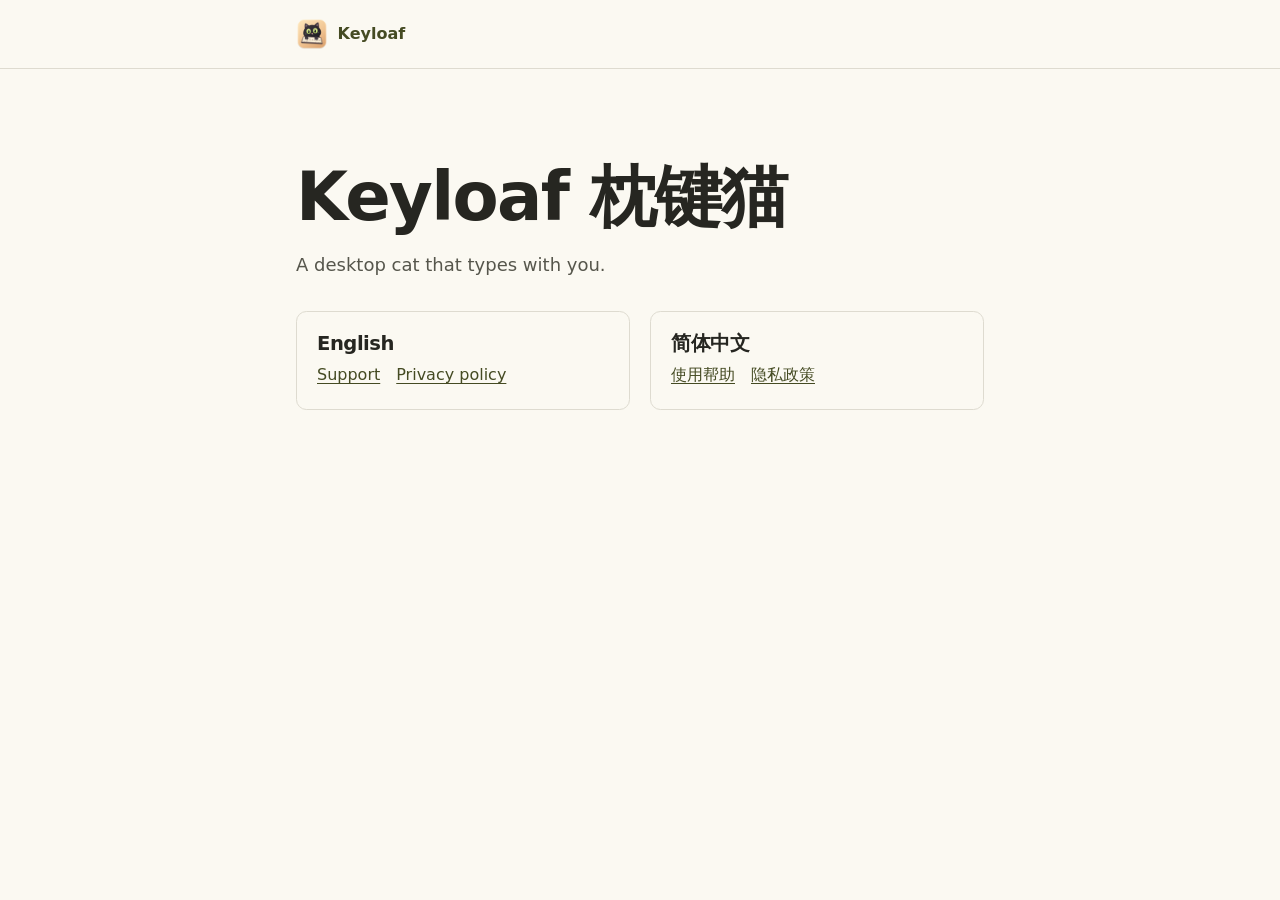
<file: index.html>
<!doctype html>
<html lang="en">
<head>
<meta charset="utf-8">
<meta name="viewport" content="width=device-width, initial-scale=1">
<meta name="description" content="Support and privacy information for the Keyloaf desktop cat.">
<title>Keyloaf · 枕键猫</title>
<link rel="stylesheet" href="site.css">
<link rel="icon" href="keyloaf-icon.png">
</head>
<body>
<header>
  <div class="bar wrap"><a class="brand" href="index.html"><img src="keyloaf-icon.png" width="32" height="32" alt="">Keyloaf</a></div>
</header>
<main class="wrap">
  <h1>Keyloaf <span lang="zh-Hans">枕键猫</span></h1>
  <p class="description">A desktop cat that types with you.</p>
  <div class="languages">
    <section lang="en">
      <h2>English</h2>
      <div class="links"><a href="en/support.html">Support</a><a href="en/privacy.html">Privacy policy</a></div>
    </section>
    <section lang="zh-Hans">
      <h2>简体中文</h2>
      <div class="links"><a href="zh-hans/support.html">使用帮助</a><a href="zh-hans/privacy.html">隐私政策</a></div>
    </section>
  </div>
</main>
</body>
</html>
</file>
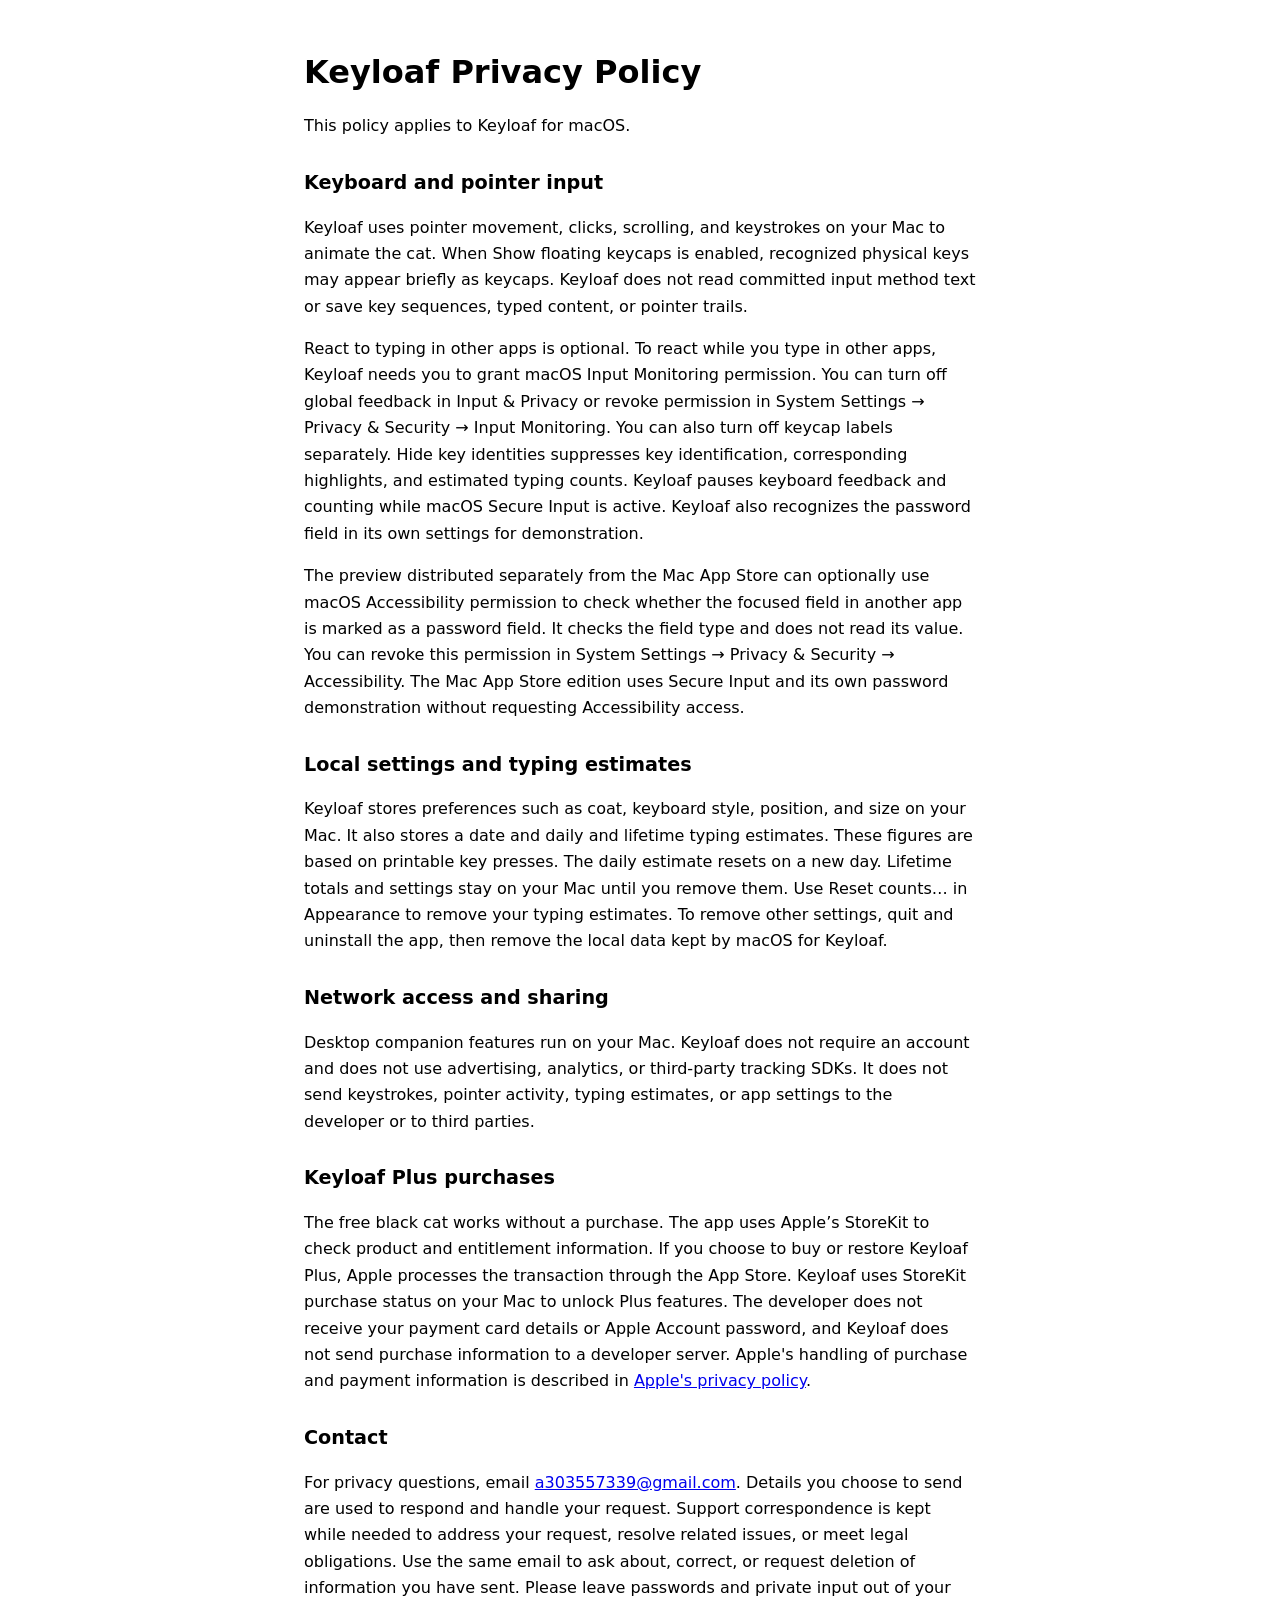
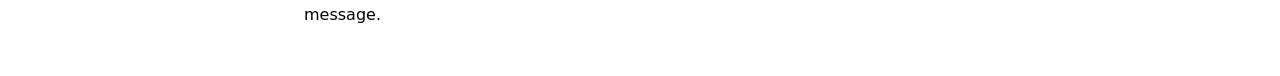
<file: en/privacy.html>
<!doctype html>
<html lang="en">
<head>
<meta charset="utf-8">
<meta name="viewport" content="width=device-width, initial-scale=1">
<title>Keyloaf Privacy Policy</title>
<style>
:root { color-scheme: light dark; }
body { max-width: 42rem; padding: 2rem 1.4rem; margin: auto; font: 16px/1.65 system-ui, sans-serif; }
h1 { line-height: 1.2; }
h2 { font-size: 1.2rem; margin-top: 1.7rem; }
</style>
</head>
<body>
<main>
<h1>Keyloaf Privacy Policy</h1>
<p>This policy applies to Keyloaf for macOS.</p>
<h2>Keyboard and pointer input</h2>
<p>Keyloaf uses pointer movement, clicks, scrolling, and keystrokes on your Mac to animate the cat. When Show floating keycaps is enabled, recognized physical keys may appear briefly as keycaps. Keyloaf does not read committed input method text or save key sequences, typed content, or pointer trails.</p>
<p>React to typing in other apps is optional. To react while you type in other apps, Keyloaf needs you to grant macOS Input Monitoring permission. You can turn off global feedback in Input &amp; Privacy or revoke permission in System Settings → Privacy &amp; Security → Input Monitoring. You can also turn off keycap labels separately. Hide key identities suppresses key identification, corresponding highlights, and estimated typing counts. Keyloaf pauses keyboard feedback and counting while macOS Secure Input is active. Keyloaf also recognizes the password field in its own settings for demonstration.</p>
<p>The preview distributed separately from the Mac App Store can optionally use macOS Accessibility permission to check whether the focused field in another app is marked as a password field. It checks the field type and does not read its value. You can revoke this permission in System Settings → Privacy &amp; Security → Accessibility. The Mac App Store edition uses Secure Input and its own password demonstration without requesting Accessibility access.</p>
<h2>Local settings and typing estimates</h2>
<p>Keyloaf stores preferences such as coat, keyboard style, position, and size on your Mac. It also stores a date and daily and lifetime typing estimates. These figures are based on printable key presses. The daily estimate resets on a new day. Lifetime totals and settings stay on your Mac until you remove them. Use Reset counts… in Appearance to remove your typing estimates. To remove other settings, quit and uninstall the app, then remove the local data kept by macOS for Keyloaf.</p>
<h2>Network access and sharing</h2>
<p>Desktop companion features run on your Mac. Keyloaf does not require an account and does not use advertising, analytics, or third-party tracking SDKs. It does not send keystrokes, pointer activity, typing estimates, or app settings to the developer or to third parties.</p>
<h2>Keyloaf Plus purchases</h2>
<p>The free black cat works without a purchase. The app uses Apple’s StoreKit to check product and entitlement information. If you choose to buy or restore Keyloaf Plus, Apple processes the transaction through the App Store. Keyloaf uses StoreKit purchase status on your Mac to unlock Plus features. The developer does not receive your payment card details or Apple Account password, and Keyloaf does not send purchase information to a developer server. Apple's handling of purchase and payment information is described in <a href="https://www.apple.com/legal/privacy/">Apple's privacy policy</a>.</p>
<h2>Contact</h2>
<p>For privacy questions, email <a href="mailto:a303557339@gmail.com">a303557339@gmail.com</a>. Details you choose to send are used to respond and handle your request. Support correspondence is kept while needed to address your request, resolve related issues, or meet legal obligations. Use the same email to ask about, correct, or request deletion of information you have sent. Please leave passwords and private input out of your message.</p>
</main>
</body>
</html>
</file>
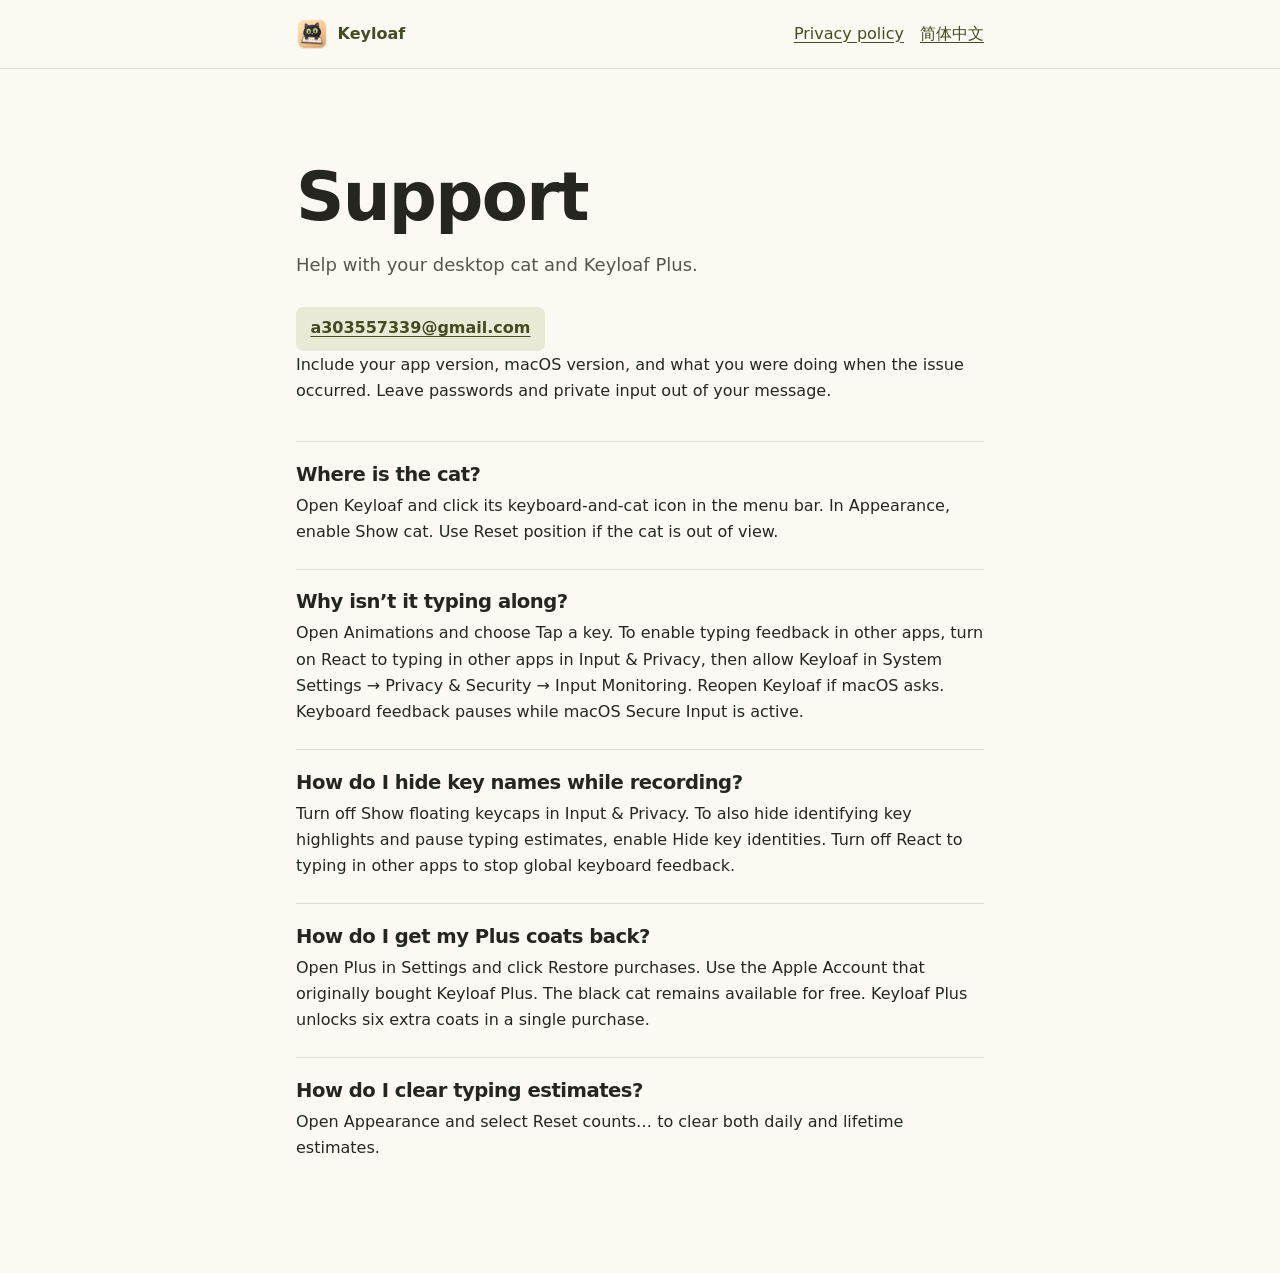
<file: en/support.html>
<!doctype html>
<html lang="en">
<head>
<meta charset="utf-8">
<meta name="viewport" content="width=device-width, initial-scale=1">
<meta name="description" content="Help with the Keyloaf desktop cat, Input Monitoring, and restoring a Keyloaf Plus purchase.">
<title>Keyloaf Support</title>
<link rel="stylesheet" href="../site.css">
<link rel="icon" href="../keyloaf-icon.png">
</head>
<body>
<header>
  <div class="bar wrap">
    <a class="brand" href="../index.html"><img src="../keyloaf-icon.png" width="32" height="32" alt="">Keyloaf</a>
    <nav aria-label="Support links"><a href="privacy.html">Privacy policy</a><a href="../zh-hans/support.html" lang="zh-Hans" hreflang="zh-Hans">简体中文</a></nav>
  </div>
</header>
<main class="wrap">
  <h1>Support</h1>
  <p class="description">Help with your desktop cat and Keyloaf Plus.</p>
  <a class="contact" href="mailto:a303557339@gmail.com">a303557339@gmail.com</a>
  <p>Include your app version, macOS version, and what you were doing when the issue occurred. Leave passwords and private input out of your message.</p>
  <div class="faq">
    <section><h2>Where is the cat?</h2><p>Open Keyloaf and click its keyboard-and-cat icon in the menu bar. In Appearance, enable Show cat. Use Reset position if the cat is out of view.</p></section>
    <section><h2>Why isn’t it typing along?</h2><p>Open Animations and choose Tap a key. To enable typing feedback in other apps, turn on React to typing in other apps in Input &amp; Privacy, then allow Keyloaf in System Settings → Privacy &amp; Security → Input Monitoring. Reopen Keyloaf if macOS asks. Keyboard feedback pauses while macOS Secure Input is active.</p></section>
    <section><h2>How do I hide key names while recording?</h2><p>Turn off Show floating keycaps in Input &amp; Privacy. To also hide identifying key highlights and pause typing estimates, enable Hide key identities. Turn off React to typing in other apps to stop global keyboard feedback.</p></section>
    <section><h2>How do I get my Plus coats back?</h2><p>Open Plus in Settings and click Restore purchases. Use the Apple Account that originally bought Keyloaf Plus. The black cat remains available for free. Keyloaf Plus unlocks six extra coats in a single purchase.</p></section>
    <section><h2>How do I clear typing estimates?</h2><p>Open Appearance and select Reset counts… to clear both daily and lifetime estimates.</p></section>
  </div>
</main>
</body>
</html>
</file>
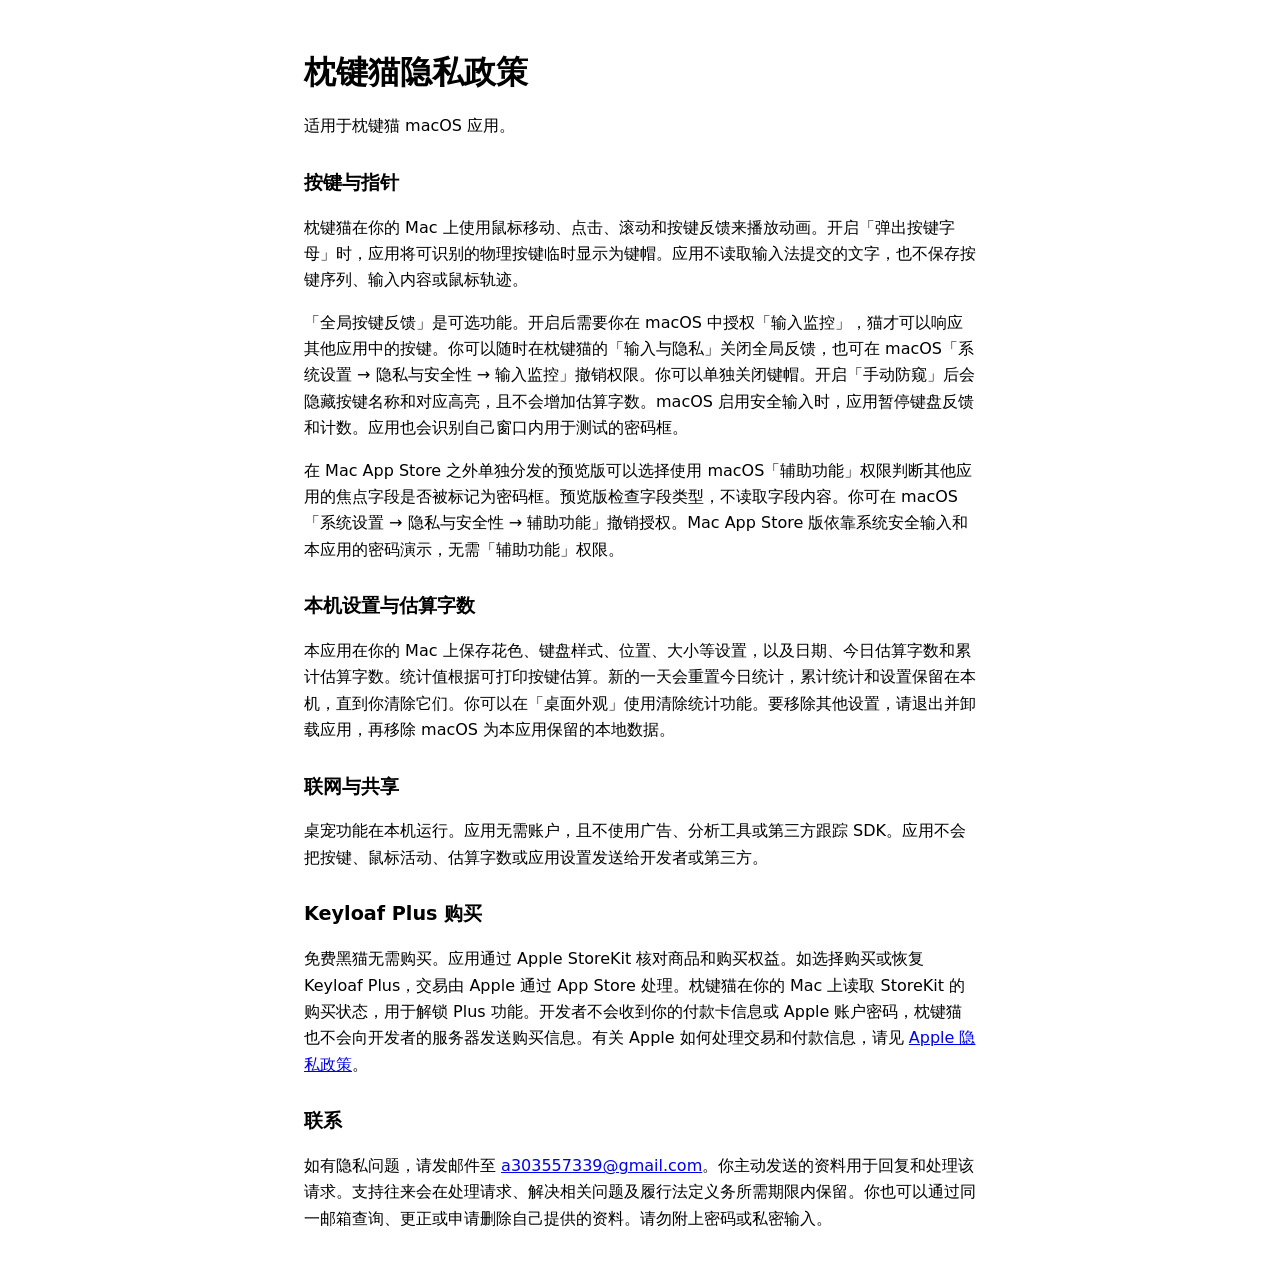
<file: zh-hans/privacy.html>
<!doctype html>
<html lang="zh-Hans">
<head>
<meta charset="utf-8">
<meta name="viewport" content="width=device-width, initial-scale=1">
<title>枕键猫隐私政策</title>
<style>
:root { color-scheme: light dark; }
body { max-width: 42rem; padding: 2rem 1.4rem; margin: auto; font: 16px/1.65 system-ui, sans-serif; }
h1 { line-height: 1.2; }
h2 { font-size: 1.2rem; margin-top: 1.7rem; }
</style>
</head>
<body>
<main>
<h1>枕键猫隐私政策</h1>
<p>适用于枕键猫 macOS 应用。</p>
<h2>按键与指针</h2>
<p>枕键猫在你的 Mac 上使用鼠标移动、点击、滚动和按键反馈来播放动画。开启「弹出按键字母」时，应用将可识别的物理按键临时显示为键帽。应用不读取输入法提交的文字，也不保存按键序列、输入内容或鼠标轨迹。</p>
<p>「全局按键反馈」是可选功能。开启后需要你在 macOS 中授权「输入监控」，猫才可以响应其他应用中的按键。你可以随时在枕键猫的「输入与隐私」关闭全局反馈，也可在 macOS「系统设置 → 隐私与安全性 → 输入监控」撤销权限。你可以单独关闭键帽。开启「手动防窥」后会隐藏按键名称和对应高亮，且不会增加估算字数。macOS 启用安全输入时，应用暂停键盘反馈和计数。应用也会识别自己窗口内用于测试的密码框。</p>
<p>在 Mac App Store 之外单独分发的预览版可以选择使用 macOS「辅助功能」权限判断其他应用的焦点字段是否被标记为密码框。预览版检查字段类型，不读取字段内容。你可在 macOS「系统设置 → 隐私与安全性 → 辅助功能」撤销授权。Mac App Store 版依靠系统安全输入和本应用的密码演示，无需「辅助功能」权限。</p>
<h2>本机设置与估算字数</h2>
<p>本应用在你的 Mac 上保存花色、键盘样式、位置、大小等设置，以及日期、今日估算字数和累计估算字数。统计值根据可打印按键估算。新的一天会重置今日统计，累计统计和设置保留在本机，直到你清除它们。你可以在「桌面外观」使用清除统计功能。要移除其他设置，请退出并卸载应用，再移除 macOS 为本应用保留的本地数据。</p>
<h2>联网与共享</h2>
<p>桌宠功能在本机运行。应用无需账户，且不使用广告、分析工具或第三方跟踪 SDK。应用不会把按键、鼠标活动、估算字数或应用设置发送给开发者或第三方。</p>
<h2>Keyloaf Plus 购买</h2>
<p>免费黑猫无需购买。应用通过 Apple StoreKit 核对商品和购买权益。如选择购买或恢复 Keyloaf Plus，交易由 Apple 通过 App Store 处理。枕键猫在你的 Mac 上读取 StoreKit 的购买状态，用于解锁 Plus 功能。开发者不会收到你的付款卡信息或 Apple 账户密码，枕键猫也不会向开发者的服务器发送购买信息。有关 Apple 如何处理交易和付款信息，请见 <a href="https://www.apple.com/legal/privacy/">Apple 隐私政策</a>。</p>
<h2>联系</h2>
<p>如有隐私问题，请发邮件至 <a href="mailto:a303557339@gmail.com">a303557339@gmail.com</a>。你主动发送的资料用于回复和处理该请求。支持往来会在处理请求、解决相关问题及履行法定义务所需期限内保留。你也可以通过同一邮箱查询、更正或申请删除自己提供的资料。请勿附上密码或私密输入。</p>
</main>
</body>
</html>
</file>
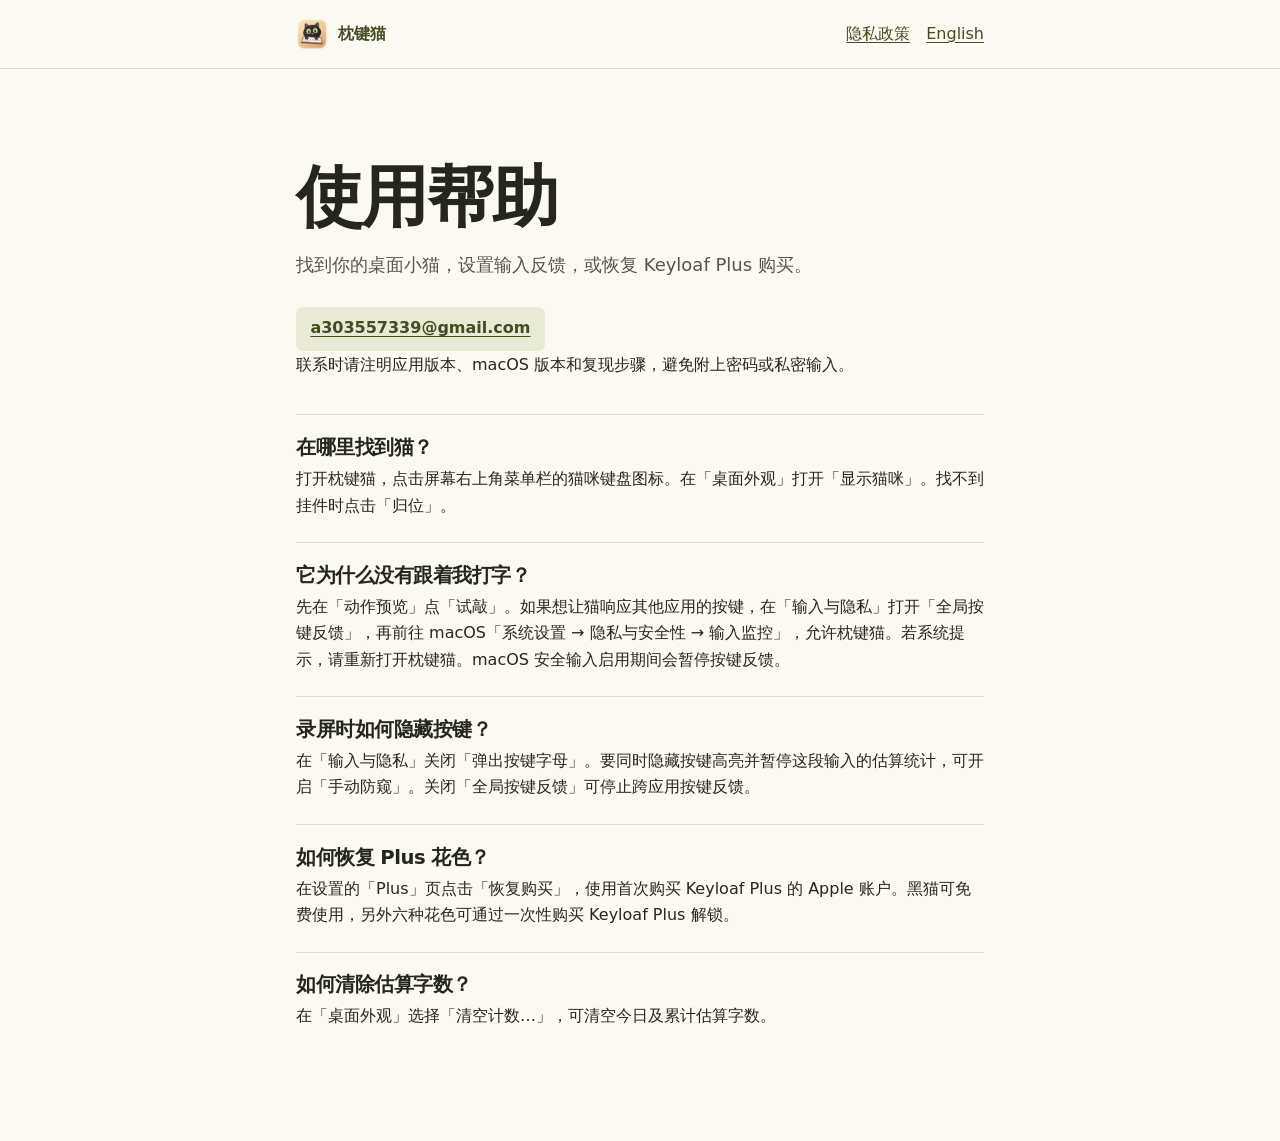
<file: zh-hans/support.html>
<!doctype html>
<html lang="zh-Hans">
<head>
<meta charset="utf-8">
<meta name="viewport" content="width=device-width, initial-scale=1">
<meta name="description" content="枕键猫使用帮助，包括设置输入监控与恢复 Keyloaf Plus 购买。">
<title>枕键猫使用帮助</title>
<link rel="stylesheet" href="../site.css">
<link rel="icon" href="../keyloaf-icon.png">
</head>
<body>
<header>
  <div class="bar wrap">
    <a class="brand" href="../index.html"><img src="../keyloaf-icon.png" width="32" height="32" alt="">枕键猫</a>
    <nav aria-label="帮助链接"><a href="privacy.html">隐私政策</a><a href="../en/support.html" lang="en" hreflang="en">English</a></nav>
  </div>
</header>
<main class="wrap">
  <h1>使用帮助</h1>
  <p class="description">找到你的桌面小猫，设置输入反馈，或恢复 Keyloaf Plus 购买。</p>
  <a class="contact" href="mailto:a303557339@gmail.com">a303557339@gmail.com</a>
  <p>联系时请注明应用版本、macOS 版本和复现步骤，避免附上密码或私密输入。</p>
  <div class="faq">
    <section><h2>在哪里找到猫？</h2><p>打开枕键猫，点击屏幕右上角菜单栏的猫咪键盘图标。在「桌面外观」打开「显示猫咪」。找不到挂件时点击「归位」。</p></section>
    <section><h2>它为什么没有跟着我打字？</h2><p>先在「动作预览」点「试敲」。如果想让猫响应其他应用的按键，在「输入与隐私」打开「全局按键反馈」，再前往 macOS「系统设置 → 隐私与安全性 → 输入监控」，允许枕键猫。若系统提示，请重新打开枕键猫。macOS 安全输入启用期间会暂停按键反馈。</p></section>
    <section><h2>录屏时如何隐藏按键？</h2><p>在「输入与隐私」关闭「弹出按键字母」。要同时隐藏按键高亮并暂停这段输入的估算统计，可开启「手动防窥」。关闭「全局按键反馈」可停止跨应用按键反馈。</p></section>
    <section><h2>如何恢复 Plus 花色？</h2><p>在设置的「Plus」页点击「恢复购买」，使用首次购买 Keyloaf Plus 的 Apple 账户。黑猫可免费使用，另外六种花色可通过一次性购买 Keyloaf Plus 解锁。</p></section>
    <section><h2>如何清除估算字数？</h2><p>在「桌面外观」选择「清空计数…」，可清空今日及累计估算字数。</p></section>
  </div>
</main>
</body>
</html>
</file>
<file: site.css>
:root {
    color-scheme: light;
    color: #262621;
    background: #fbf9f2;
    font: 16px/1.65 system-ui, sans-serif;
}
body { margin: 0; }
a { color: #454b23; text-underline-offset: 0.2em; }
a:hover { color: #21230e; }
a:focus-visible { outline: 2px solid #566119; outline-offset: 4px; }
.wrap { max-width: 43rem; margin-inline: auto; padding-inline: 1.25rem; }
header { border-bottom: 1px solid #dedbd0; }
.bar { display: flex; flex-wrap: wrap; align-items: center; justify-content: space-between; min-height: 4.25rem; gap: 0.75rem; }
.brand { display: inline-flex; align-items: center; gap: 0.6rem; font-weight: 720; text-decoration: none; }
.brand img { display: block; border-radius: 24%; }
nav { display: flex; flex-wrap: wrap; gap: 1rem; }
main { padding-block: clamp(2.5rem, 8vw, 5.5rem); }
h1, h2 { line-height: 1.2; letter-spacing: -0.025em; }
h1 { font-size: clamp(2.6rem, 8vw, 4.2rem); margin: 0 0 0.75rem; }
h2 { font-size: 1.225rem; margin: 0 0 0.4rem; }
p { margin: 0 0 1rem; }
.description { color: #56564c; font-size: 1.125rem; }
.contact { display: inline-block; margin-block: 0.7rem 0.1rem; padding: 0.55rem 0.9rem; background: #e9ead5; border-radius: 0.45rem; font-weight: 650; overflow-wrap: anywhere; }
.faq { margin-top: 2.25rem; }
.faq section { border-top: 1px solid #dedbd0; padding: 1.3rem 0 0.45rem; }
.languages { display: grid; grid-template-columns: repeat(auto-fit, minmax(min(100%, 15rem), 1fr)); gap: 1.25rem; margin-top: 2rem; }
.languages section { padding: 1.25rem; border: 1px solid #dedbd0; border-radius: 0.65rem; }
.links { display: flex; flex-wrap: wrap; gap: 1rem; }
@media (prefers-color-scheme: dark) {
    :root { color-scheme: dark; color: #f2efe6; background: #242421; }
    a { color: #e2eba6; }
    a:hover { color: #f4fac9; }
    a:focus-visible { outline-color: #e2eba6; }
    header, .faq section, .languages section { border-color: #47473e; }
    .description { color: #c6c2b5; }
    .contact { background: #40432b; }
}
</file>
